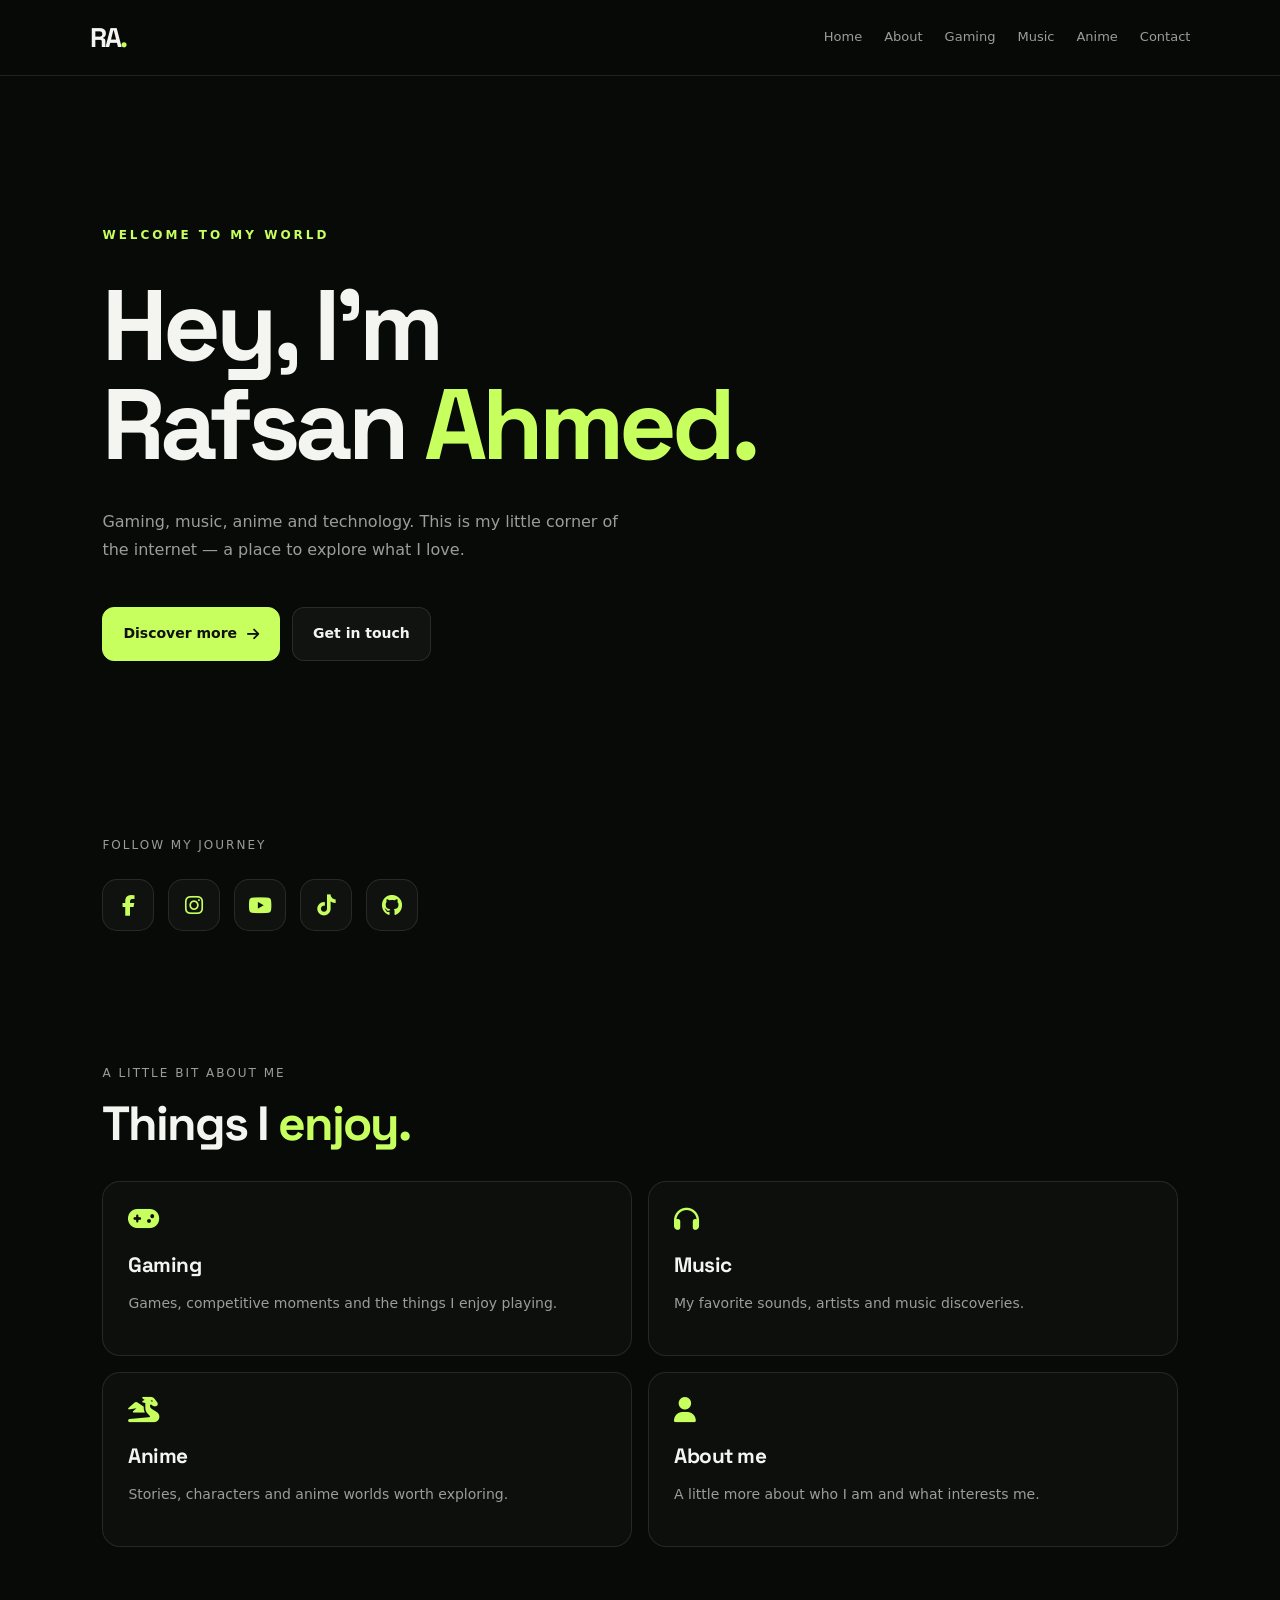
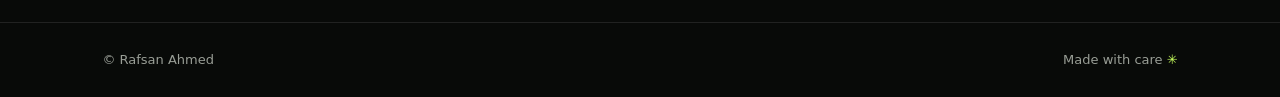
<file: index.html>
<!DOCTYPE html>
<html lang="en">
<head>
<meta charset="UTF-8">
<meta name="viewport" content="width=device-width, initial-scale=1.0">
<meta name="theme-color" content="#080a08">
<meta name="description" content="Welcome to the personal website of Rafsan Ahmed. Explore gaming, music, anime and more.">
<title>Rafsan Ahmed | Personal Website</title>

<link rel="stylesheet" href="style.css">
<link rel="stylesheet" href="https://cdnjs.cloudflare.com/ajax/libs/font-awesome/6.7.2/css/all.min.css">

<style>
:root {
  --bg: #080a08;
  --panel: #111411;
  --accent: #c7ff5e;
  --text: #f4f5f0;
  --muted: #999e96;
  --border: rgba(255,255,255,.10);
}

* {
  box-sizing: border-box;
}

html {
  scroll-behavior: smooth;
}

body {
  margin: 0;
  background: var(--bg);
  color: var(--text);
  font-family: system-ui, -apple-system, sans-serif;
}

a {
  color: inherit;
}

/* Particles canvas: behind content, never blocks taps or scrolling */
#particles {
  position: fixed;
  inset: 0;
  width: 100%;
  height: 100%;
  z-index: 0;
  pointer-events: none;
}

.site-header,
main,
.site-footer {
  position: relative;
  z-index: 1;
}

.site-header {
  min-height: 76px;
  padding: 18px 7%;
  display: flex;
  justify-content: space-between;
  align-items: center;
  gap: 20px;
  border-bottom: 1px solid var(--border);
  background: rgba(8,10,8,.78);
  backdrop-filter: blur(14px);
}

.logo {
  font-size: 27px;
  font-weight: 850;
  text-decoration: none;
  letter-spacing: -2px;
}

.logo span,
.accent {
  color: var(--accent);
}

.nav-links {
  display: flex;
  align-items: center;
  gap: 22px;
  flex-wrap: wrap;
}

.nav-links a {
  text-decoration: none;
  font-size: 13px;
  color: var(--muted);
  transition: color .2s;
}

.nav-links a:hover {
  color: var(--accent);
}

.menu-toggle {
  display: none;
  background: transparent;
  color: var(--text);
  border: 1px solid var(--border);
  border-radius: 10px;
  padding: 8px 12px;
  font-size: 20px;
}

.hero {
  min-height: 78vh;
  padding: 100px 8% 80px;
  display: flex;
  flex-direction: column;
  justify-content: center;
  align-items: flex-start;
}

.eyebrow {
  color: var(--accent);
  font-size: 12px;
  font-weight: 750;
  letter-spacing: 3px;
  text-transform: uppercase;
}

.hero h1 {
  max-width: 850px;
  margin: 18px 0;
  font-size: clamp(48px, 9vw, 100px);
  line-height: .99;
  letter-spacing: -5px;
  font-weight: 850;
}

.hero h1 span {
  color: var(--accent);
}

.hero-description {
  max-width: 540px;
  line-height: 1.8;
  color: var(--muted);
  font-size: 16px;
}

.hero-actions {
  display: flex;
  flex-wrap: wrap;
  gap: 12px;
  margin-top: 26px;
}

.button {
  display: inline-flex;
  align-items: center;
  gap: 10px;
  padding: 14px 20px;
  border-radius: 12px;
  text-decoration: none;
  font-weight: 700;
  font-size: 14px;
  border: 1px solid var(--border);
  transition: transform .2s, background .2s;
}

.button:hover {
  transform: translateY(-3px);
}

.button-primary {
  background: var(--accent);
  color: #111;
  border-color: var(--accent);
}

.button-secondary {
  background: rgba(255,255,255,.04);
}

.social-section,
.explore-section {
  padding: 45px 8% 75px;
}

.section-label {
  color: var(--muted);
  font-size: 12px;
  letter-spacing: 2px;
  text-transform: uppercase;
}

.social-links {
  display: flex;
  flex-wrap: wrap;
  gap: 14px;
  margin-top: 24px;
}

.social-links a {
  width: 52px;
  height: 52px;
  display: flex;
  justify-content: center;
  align-items: center;
  font-size: 21px;
  text-decoration: none;
  color: var(--accent);
  border: 1px solid var(--border);
  border-radius: 15px;
  background: rgba(255,255,255,.035);
  transition: .25s ease;
}

.social-links a:hover {
  color: #080a08;
  background: var(--accent);
  border-color: var(--accent);
  transform: translateY(-5px);
}

.explore-section h2 {
  font-size: clamp(30px, 5vw, 48px);
  letter-spacing: -2px;
  margin: 12px 0 30px;
}

.cards {
  display: grid;
  grid-template-columns: repeat(2, minmax(0, 1fr));
  gap: 16px;
}

.card {
  display: block;
  padding: 25px;
  border: 1px solid var(--border);
  border-radius: 18px;
  background: rgba(255,255,255,.025);
  text-decoration: none;
  transition: .25s ease;
}

.card:hover {
  transform: translateY(-5px);
  border-color: rgba(199,255,94,.5);
  background: rgba(199,255,94,.045);
}

.card i {
  font-size: 25px;
  color: var(--accent);
}

.card h3 {
  margin: 18px 0 8px;
}

.card p {
  color: var(--muted);
  font-size: 14px;
  line-height: 1.7;
}

.site-footer {
  padding: 26px 8%;
  border-top: 1px solid var(--border);
  color: var(--muted);
  font-size: 13px;
  display: flex;
  flex-wrap: wrap;
  justify-content: space-between;
  gap: 12px;
}

.reveal {
  animation: appear .9s ease both;
}

@keyframes appear {
  from {
    opacity: 0;
    transform: translateY(18px);
  }
  to {
    opacity: 1;
    transform: translateY(0);
  }
}

@media (max-width: 720px) {
  .site-header {
    padding: 16px 6%;
    flex-wrap: wrap;
  }

  .menu-toggle {
    display: block;
  }

  .nav-links {
    display: none;
    flex-basis: 100%;
    flex-direction: column;
    align-items: flex-start;
    gap: 0;
  }

  .nav-links.open {
    display: flex;
  }

  .nav-links a {
    width: 100%;
    padding: 12px 0;
  }

  .hero {
    min-height: 70vh;
    padding: 75px 7% 55px;
  }

  .hero h1 {
    letter-spacing: -3px;
  }

  .social-section,
  .explore-section {
    padding: 35px 7% 55px;
  }

  .cards {
    grid-template-columns: 1fr;
  }

  .site-footer {
    padding: 24px 7%;
  }
}

@media (prefers-reduced-motion: reduce) {
  *, *::before, *::after {
    animation-duration: .01ms !important;
    transition-duration: .01ms !important;
    scroll-behavior: auto !important;
  }
}
</style>
</head>

<body>

<canvas id="particles" aria-hidden="true"></canvas>

<header class="site-header">
  <a class="logo" href="index.html">RA<span>.</span></a>

  <button class="menu-toggle" aria-label="Toggle navigation" aria-expanded="false">
    <i class="fa-solid fa-bars"></i>
  </button>

  <nav class="nav-links" id="navigation">
    <a href="index.html">Home</a>
    <a href="about.html">About</a>
    <a href="gaming.html">Gaming</a>
    <a href="music.html">Music</a>
    <a href="anime.html">Anime</a>
    <a href="contact.html">Contact</a>
  </nav>
</header>

<main>

  <section class="hero">
    <p class="eyebrow reveal">WELCOME TO MY WORLD</p>

    <h1 class="reveal">
      Hey, I'm<br>
      Rafsan <span>Ahmed.</span>
    </h1>

    <p class="hero-description reveal">
      Gaming, music, anime and technology.
      This is my little corner of the internet —
      a place to explore what I love.
    </p>

    <div class="hero-actions reveal">
      <a href="about.html" class="button button-primary">
        Discover more <i class="fa-solid fa-arrow-right"></i>
      </a>

      <a href="contact.html" class="button button-secondary">
        Get in touch
      </a>
    </div>
  </section>

  <section class="social-section">
    <p class="section-label">FOLLOW MY JOURNEY</p>

    <div class="social-links">
      <a href="https://www.facebook.com/share/1E9SKPKdgo/"
         target="_blank" rel="noopener noreferrer"
         aria-label="Facebook" title="Facebook">
        <i class="fa-brands fa-facebook-f"></i>
      </a>

      <a href="https://www.instagram.com/rafsan_ahmed.17"
         target="_blank" rel="noopener noreferrer"
         aria-label="Instagram" title="Instagram">
        <i class="fa-brands fa-instagram"></i>
      </a>

      <a href="https://www.youtube.com/@rafsan_ahmed-g6v"
         target="_blank" rel="noopener noreferrer"
         aria-label="YouTube" title="YouTube">
        <i class="fa-brands fa-youtube"></i>
      </a>

      <a href="https://www.tiktok.com/@rafsan_ahmedxd"
         target="_blank" rel="noopener noreferrer"
         aria-label="TikTok" title="TikTok">
        <i class="fa-brands fa-tiktok"></i>
      </a>

      <a href="https://github.com/rifattempmail-wq"
         target="_blank" rel="noopener noreferrer"
         aria-label="GitHub" title="GitHub">
        <i class="fa-brands fa-github"></i>
      </a>
    </div>
  </section>

  <section class="explore-section">
    <p class="section-label">A LITTLE BIT ABOUT ME</p>
    <h2>Things I <span class="accent">enjoy.</span></h2>

    <div class="cards">
      <a class="card" href="gaming.html">
        <i class="fa-solid fa-gamepad"></i>
        <h3>Gaming</h3>
        <p>Games, competitive moments and the things I enjoy playing.</p>
      </a>

      <a class="card" href="music.html">
        <i class="fa-solid fa-headphones"></i>
        <h3>Music</h3>
        <p>My favorite sounds, artists and music discoveries.</p>
      </a>

      <a class="card" href="anime.html">
        <i class="fa-solid fa-dragon"></i>
        <h3>Anime</h3>
        <p>Stories, characters and anime worlds worth exploring.</p>
      </a>

      <a class="card" href="about.html">
        <i class="fa-solid fa-user"></i>
        <h3>About me</h3>
        <p>A little more about who I am and what interests me.</p>
      </a>
    </div>
  </section>

</main>

<footer class="site-footer">
  <span>© <span id="year"></span> Rafsan Ahmed</span>
  <span>Made with care <span class="accent">✳</span></span>
</footer>

<script src="script.js"></script>

<script>
// Mobile navigation
const menuButton = document.querySelector('.menu-toggle');
const navigation = document.querySelector('.nav-links');

menuButton.addEventListener('click', () => {
  const isOpen = navigation.classList.toggle('open');
  menuButton.setAttribute('aria-expanded', String(isOpen));
  menuButton.innerHTML = isOpen
    ? '<i class="fa-solid fa-xmark"></i>'
    : '<i class="fa-solid fa-bars"></i>';
});

// Current year
document.getElementById('year').textContent = new Date().getFullYear();

// Animated particles
(() => {
  const canvas = document.getElementById('particles');
  if (!canvas) return;
  const ctx = canvas.getContext('2d');
  if (!ctx) return;

  const motionQuery = window.matchMedia('(prefers-reduced-motion: reduce)');
  const COLOR = '199,255,94';
  const LINK_DISTANCE = 120;
  const FRAME_MS = 1000 / 30; // ~30fps to save battery

  let width = 0;
  let height = 0;
  let particles = [];
  let rafId = null;
  let lastTime = 0;
  let resizeTimer = null;

  function createParticles() {
    const count = Math.min(70, Math.max(30, Math.floor((width * height) / 16000)));
    particles = Array.from({ length: count }, () => ({
      x: Math.random() * width,
      y: Math.random() * height,
      r: Math.random() * 1.5 + 1.2,
      vx: (Math.random() - 0.5) * 0.5,
      vy: (Math.random() - 0.5) * 0.5,
      a: Math.random() * 0.4 + 0.5
    }));
  }

  function resize() {
    const dpr = Math.min(window.devicePixelRatio || 1, 2);
    const newWidth = window.innerWidth;
    const widthChanged = newWidth !== width;
    width = newWidth;
    height = window.innerHeight;
    canvas.width = Math.round(width * dpr);
    canvas.height = Math.round(height * dpr);
    ctx.setTransform(dpr, 0, 0, dpr, 0, 0);
    // Only rebuild particles when width changes (mobile address bar won't reset them)
    if (widthChanged || particles.length === 0) createParticles();
  }

  function render(move) {
    ctx.clearRect(0, 0, width, height);

    for (let i = 0; i < particles.length; i++) {
      const p = particles[i];

      if (move) {
        p.x += p.vx;
        p.y += p.vy;
        if (p.x < 0) { p.x = 0; p.vx = Math.abs(p.vx); }
        if (p.x > width) { p.x = width; p.vx = -Math.abs(p.vx); }
        if (p.y < 0) { p.y = 0; p.vy = Math.abs(p.vy); }
        if (p.y > height) { p.y = height; p.vy = -Math.abs(p.vy); }
      }

      // Soft glow
      ctx.beginPath();
      ctx.arc(p.x, p.y, p.r * 4, 0, Math.PI * 2);
      ctx.fillStyle = 'rgba(' + COLOR + ',' + (p.a * 0.12) + ')';
      ctx.fill();

      // Core dot
      ctx.beginPath();
      ctx.arc(p.x, p.y, p.r, 0, Math.PI * 2);
      ctx.fillStyle = 'rgba(' + COLOR + ',' + p.a + ')';
      ctx.fill();

      // Connecting lines
      for (let j = i + 1; j < particles.length; j++) {
        const q = particles[j];
        const dx = p.x - q.x;
        const dy = p.y - q.y;
        const distSq = dx * dx + dy * dy;
        if (distSq < LINK_DISTANCE * LINK_DISTANCE) {
          const dist = Math.sqrt(distSq);
          ctx.beginPath();
          ctx.moveTo(p.x, p.y);
          ctx.lineTo(q.x, q.y);
          ctx.strokeStyle = 'rgba(' + COLOR + ',' + (0.3 * (1 - dist / LINK_DISTANCE)) + ')';
          ctx.lineWidth = 0.8;
          ctx.stroke();
        }
      }
    }
  }

  function loop(t) {
    rafId = requestAnimationFrame(loop);
    if (t - lastTime < FRAME_MS) return;
    lastTime = t;
    render(true);
  }

  function start() {
    if (rafId === null && !motionQuery.matches && !document.hidden) {
      rafId = requestAnimationFrame(loop);
    }
  }

  function stop() {
    if (rafId !== null) {
      cancelAnimationFrame(rafId);
      rafId = null;
    }
  }

  window.addEventListener('resize', () => {
    clearTimeout(resizeTimer);
    resizeTimer = setTimeout(() => {
      resize();
      render(false);
    }, 150);
  });

  // Pause when the tab is hidden, resume when visible
  document.addEventListener('visibilitychange', () => {
    if (document.hidden) stop();
    else start();
  });

  resize();
  render(false);
  start();
})();
</script>

</body>
</html>
</file>
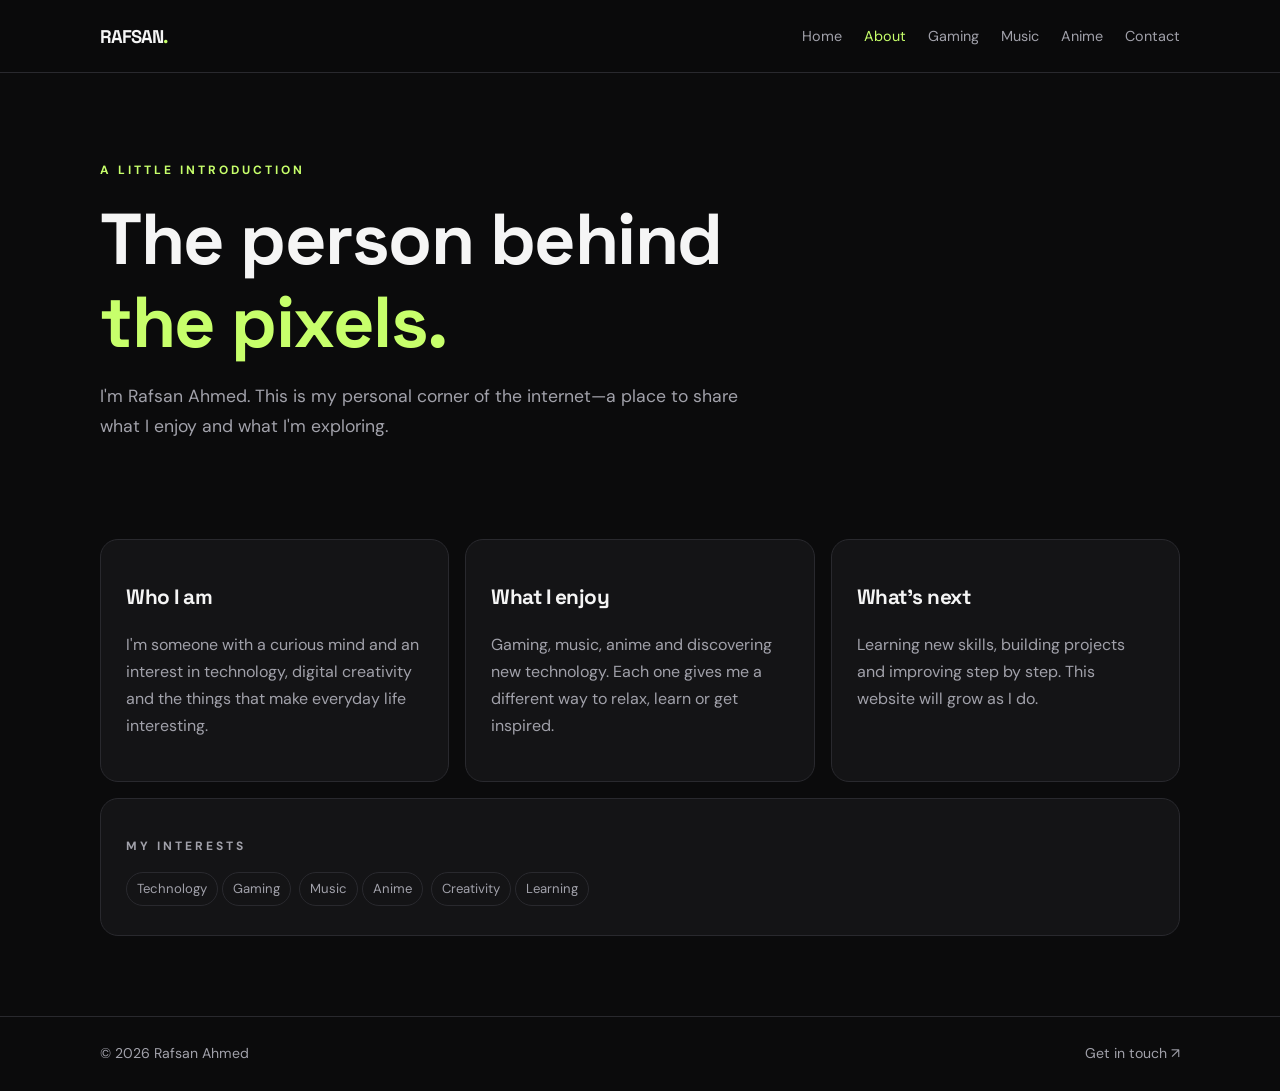
<file: about.html>
<!DOCTYPE html>
<html lang="en">
<head>
  <meta charset="UTF-8">
  <meta name="viewport" content="width=device-width, initial-scale=1">
  <meta name="theme-color" content="#0b0b0c">
  <meta name="description" content="Get to know Rafsan Ahmed and his interests.">
  <title>About | Rafsan Ahmed</title>
  <link rel="stylesheet" href="style.css">
  <script src="script.js" defer></script>
</head>
<body>
<header>
  <nav class="container nav" aria-label="Main navigation">
    <a class="logo" href="index.html">RAFSAN<span>.</span></a>
    <button class="menu-toggle" aria-expanded="false" aria-label="Toggle navigation">Menu ☰</button>
    <div class="nav-links">
      <a href="index.html">Home</a><a class="active" href="about.html">About</a>
      <a href="gaming.html">Gaming</a><a href="music.html">Music</a>
      <a href="anime.html">Anime</a><a href="contact.html">Contact</a>
    </div>
  </nav>
</header>
<main>
  <section class="container page-hero">
    <p class="eyebrow reveal">A little introduction</p>
    <h1 class="reveal">The person behind<br><span class="highlight">the pixels.</span></h1>
    <p class="lead reveal">I'm Rafsan Ahmed. This is my personal corner of the internet—a place to share what I enjoy and what I'm exploring.</p>
  </section>
  <section class="container section">
    <div class="grid">
      <article class="card reveal">
        <h3>Who I am</h3>
        <p>I'm someone with a curious mind and an interest in technology, digital creativity and the things that make everyday life interesting.</p>
      </article>
      <article class="card reveal">
        <h3>What I enjoy</h3>
        <p>Gaming, music, anime and discovering new technology. Each one gives me a different way to relax, learn or get inspired.</p>
      </article>
      <article class="card reveal">
        <h3>What's next</h3>
        <p>Learning new skills, building projects and improving step by step. This website will grow as I do.</p>
      </article>
    </div>
    <div class="card reveal" style="margin-top:16px">
      <p class="eyebrow">My interests</p>
      <span class="pill">Technology</span><span class="pill">Gaming</span>
      <span class="pill">Music</span><span class="pill">Anime</span>
      <span class="pill">Creativity</span><span class="pill">Learning</span>
    </div>
  </section>
</main>
<footer><div class="container footer-inner"><span>© <span data-year></span> Rafsan Ahmed</span><a href="contact.html">Get in touch ↗</a></div></footer>
</body>
</html>
</file>
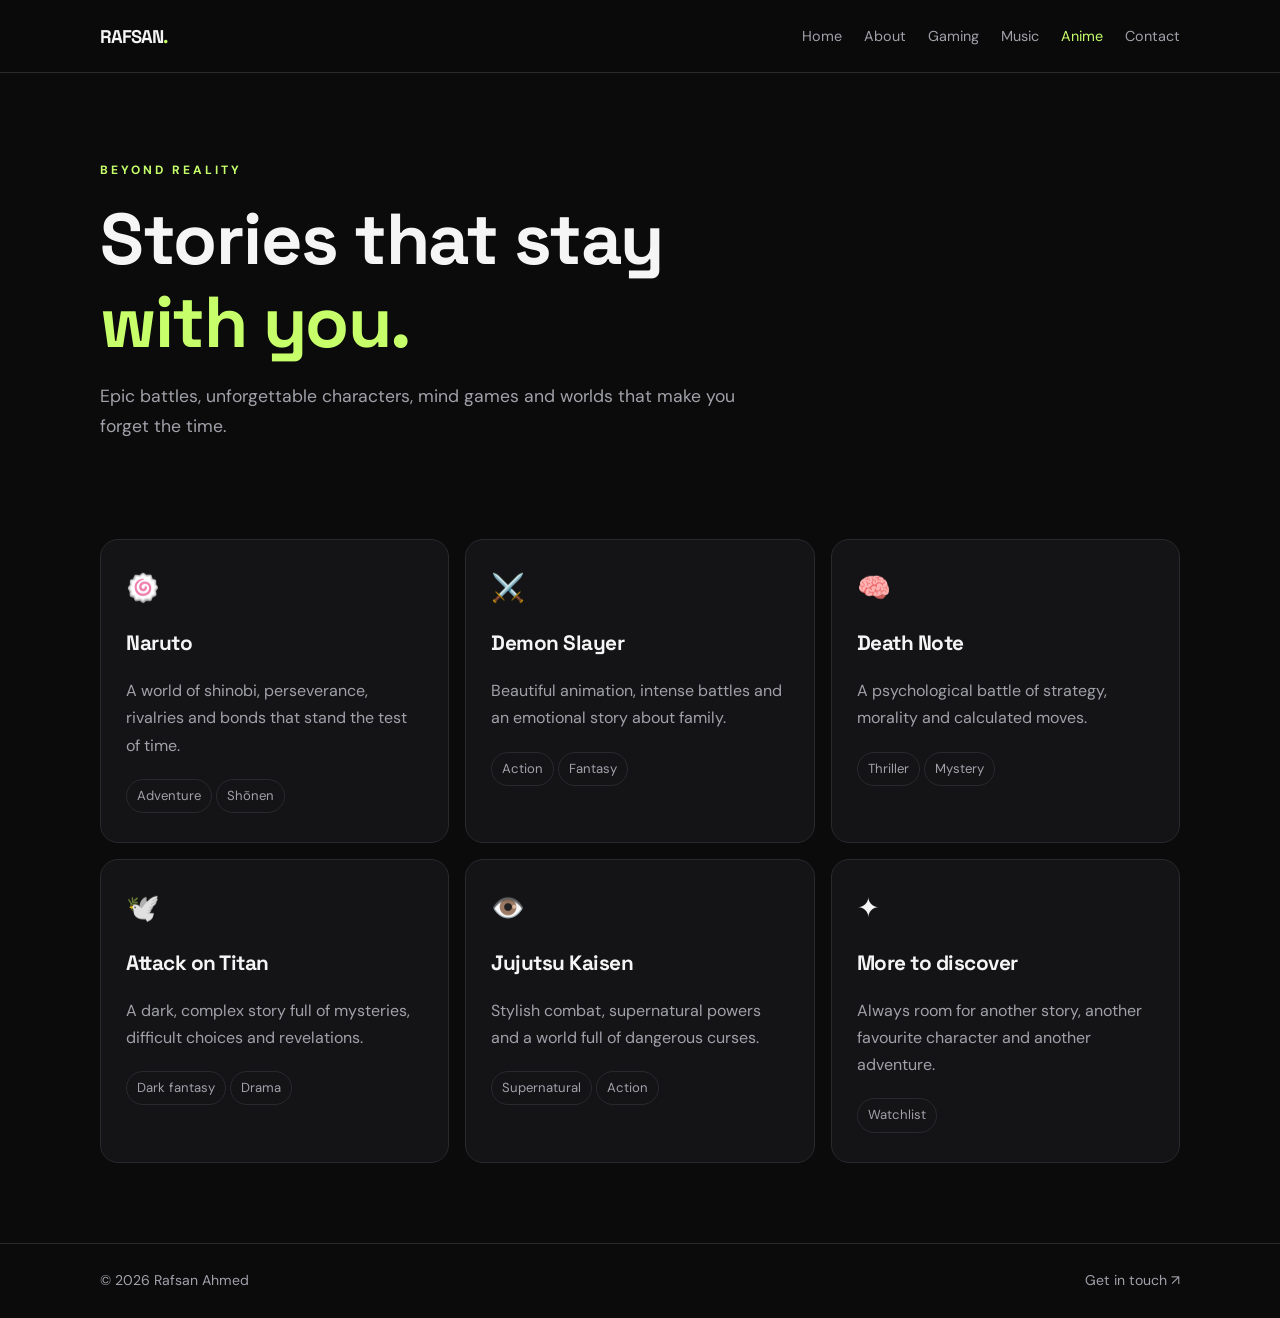
<file: anime.html>
<!DOCTYPE html>
<html lang="en">
<head>
  <meta charset="UTF-8">
  <meta name="viewport" content="width=device-width, initial-scale=1">
  <meta name="theme-color" content="#0b0b0c">
  <meta name="description" content="Anime interests and favourite fictional worlds of Rafsan Ahmed.">
  <title>Anime | Rafsan Ahmed</title>
  <link rel="stylesheet" href="style.css">
  <script src="script.js" defer></script>
</head>
<body>
<header>
  <nav class="container nav" aria-label="Main navigation">
    <a class="logo" href="index.html">RAFSAN<span>.</span></a>
    <button class="menu-toggle" aria-expanded="false" aria-label="Toggle navigation">Menu ☰</button>
    <div class="nav-links">
      <a href="index.html">Home</a><a href="about.html">About</a>
      <a href="gaming.html">Gaming</a><a href="music.html">Music</a>
      <a class="active" href="anime.html">Anime</a><a href="contact.html">Contact</a>
    </div>
  </nav>
</header>
<main>
  <section class="container page-hero">
    <p class="eyebrow reveal">Beyond reality</p>
    <h1 class="reveal">Stories that stay<br><span class="highlight">with you.</span></h1>
    <p class="lead reveal">Epic battles, unforgettable characters, mind games and worlds that make you forget the time.</p>
  </section>
  <section class="container section">
    <div class="grid">
      <article class="card reveal">
        <div class="card-icon">🍥</div>
        <h3>Naruto</h3>
        <p>A world of shinobi, perseverance, rivalries and bonds that stand the test of time.</p>
        <span class="pill">Adventure</span><span class="pill">Shōnen</span>
      </article>
      <article class="card reveal">
        <div class="card-icon">⚔️</div>
        <h3>Demon Slayer</h3>
        <p>Beautiful animation, intense battles and an emotional story about family.</p>
        <span class="pill">Action</span><span class="pill">Fantasy</span>
      </article>
      <article class="card reveal">
        <div class="card-icon">🧠</div>
        <h3>Death Note</h3>
        <p>A psychological battle of strategy, morality and calculated moves.</p>
        <span class="pill">Thriller</span><span class="pill">Mystery</span>
      </article>
      <article class="card reveal">
        <div class="card-icon">🕊️</div>
        <h3>Attack on Titan</h3>
        <p>A dark, complex story full of mysteries, difficult choices and revelations.</p>
        <span class="pill">Dark fantasy</span><span class="pill">Drama</span>
      </article>
      <article class="card reveal">
        <div class="card-icon">👁️</div>
        <h3>Jujutsu Kaisen</h3>
        <p>Stylish combat, supernatural powers and a world full of dangerous curses.</p>
        <span class="pill">Supernatural</span><span class="pill">Action</span>
      </article>
      <article class="card reveal">
        <div class="card-icon">✦</div>
        <h3>More to discover</h3>
        <p>Always room for another story, another favourite character and another adventure.</p>
        <span class="pill">Watchlist</span>
      </article>
    </div>
  </section>
</main>
<footer><div class="container footer-inner"><span>© <span data-year></span> Rafsan Ahmed</span><a href="contact.html">Get in touch ↗</a></div></footer>
</body>
</html>
</file>
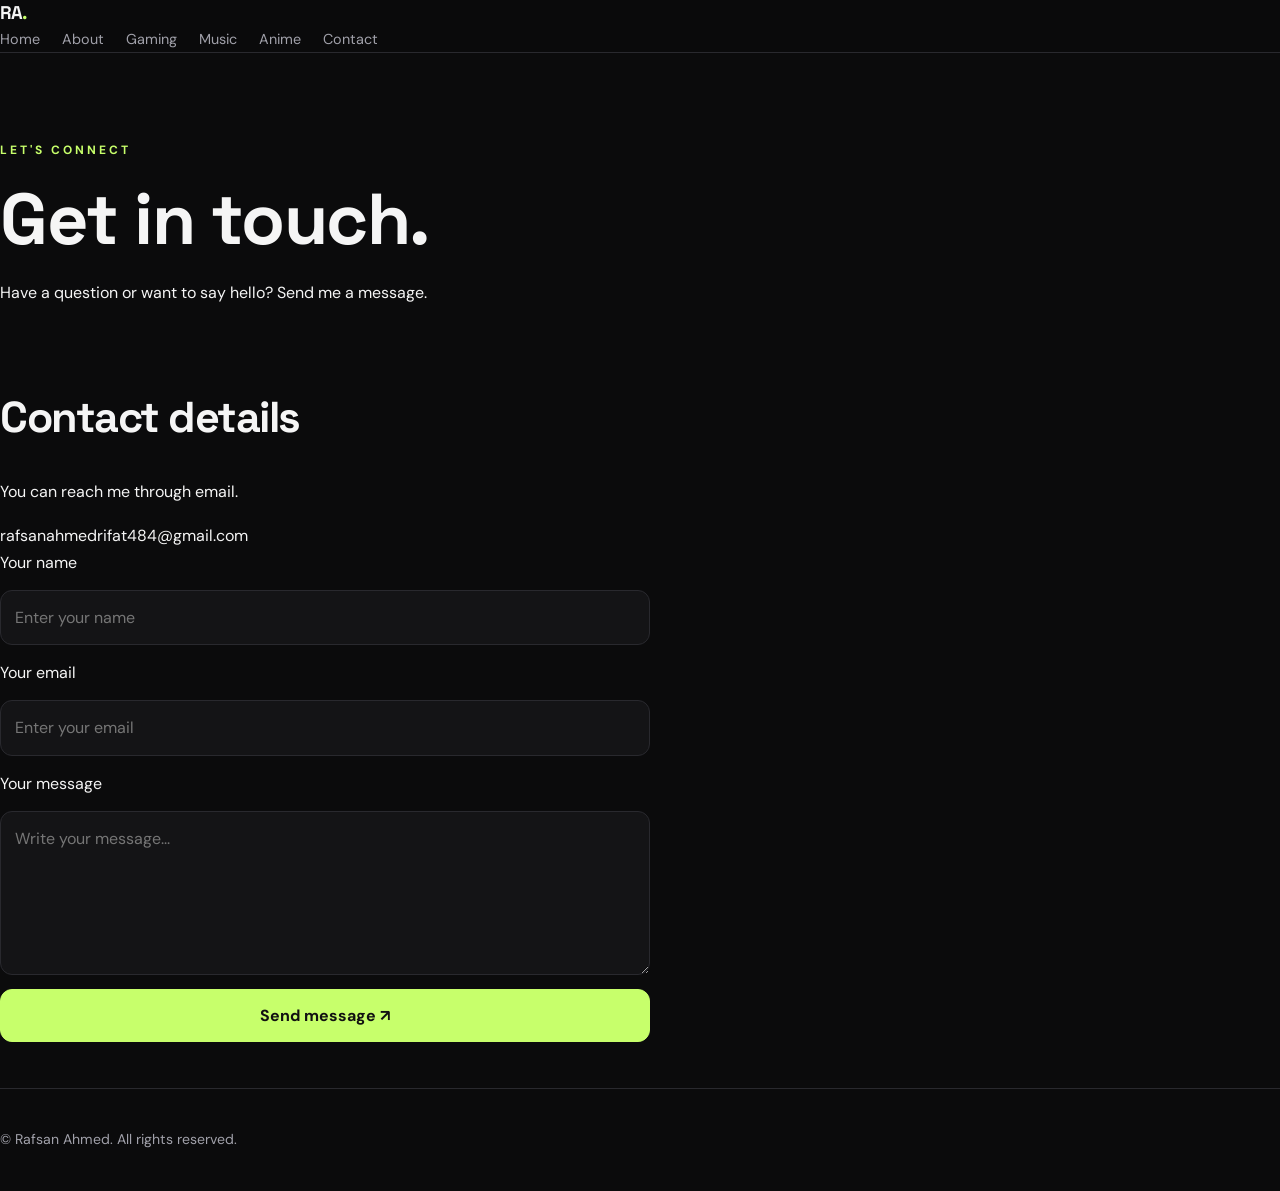
<file: contact.html>
<!DOCTYPE html>
<html lang="en">
<head>
  <meta charset="UTF-8">
  <meta name="viewport" content="width=device-width, initial-scale=1.0">
  <meta name="theme-color" content="#0b0b0b">
  <title>Contact | Rafsan Ahmed</title>
  <link rel="stylesheet" href="style.css">
</head>
<body>

  <header class="site-header">
    <a class="logo" href="index.html">RA<span>.</span></a>
    <nav class="nav-links">
      <a href="index.html">Home</a>
      <a href="about.html">About</a>
      <a href="gaming.html">Gaming</a>
      <a href="music.html">Music</a>
      <a href="anime.html">Anime</a>
      <a href="contact.html" aria-current="page">Contact</a>
    </nav>
    <button class="menu-toggle" aria-label="Toggle navigation">☰</button>
  </header>

  <main class="page-container">
    <section class="page-hero">
      <p class="eyebrow">LET'S CONNECT</p>
      <h1>Get in <span>touch.</span></h1>
      <p>Have a question or want to say hello? Send me a message.</p>
    </section>

    <section class="contact-section">
      <div class="contact-info">
        <h2>Contact details</h2>
        <p>You can reach me through email.</p>
        <a href="mailto:rafsanahmedrifat484@gmail.com">
          rafsanahmedrifat484@gmail.com
        </a>
      </div>

      <form id="contact-form" class="contact-form">
        <label for="name">Your name</label>
        <input
          id="name"
          name="name"
          type="text"
          placeholder="Enter your name"
          required
        >

        <label for="email">Your email</label>
        <input
          id="email"
          name="email"
          type="email"
          placeholder="Enter your email"
          required
        >

        <label for="message">Your message</label>
        <textarea
          id="message"
          name="message"
          rows="5"
          placeholder="Write your message..."
          required
        ></textarea>

        <button type="submit" class="btn btn-primary">
          Send message ↗
        </button>

        <p id="form-status" role="status"></p>
      </form>
    </section>
  </main>

  <footer class="site-footer">
    <p>© <span id="year"></span> Rafsan Ahmed. All rights reserved.</p>
  </footer>

  <script src="script.js"></script>
  <script>
    const form = document.getElementById('contact-form');

    form.addEventListener('submit', function (event) {
      event.preventDefault();

      const name = document.getElementById('name').value.trim();
      const email = document.getElementById('email').value.trim();
      const message = document.getElementById('message').value.trim();

      const subject = encodeURIComponent('Website message from ' + name);
      const body = encodeURIComponent(
        'Name: ' + name +
        '\nEmail: ' + email +
        '\n\nMessage:\n' + message
      );

      document.getElementById('form-status').textContent =
        'Opening your email app...';

      window.location.href =
        'mailto:rafsanahmedrifat484@gmail.com?subject=' +
        subject + '&body=' + body;
    });
  </script>

</body>
</html>
</file>
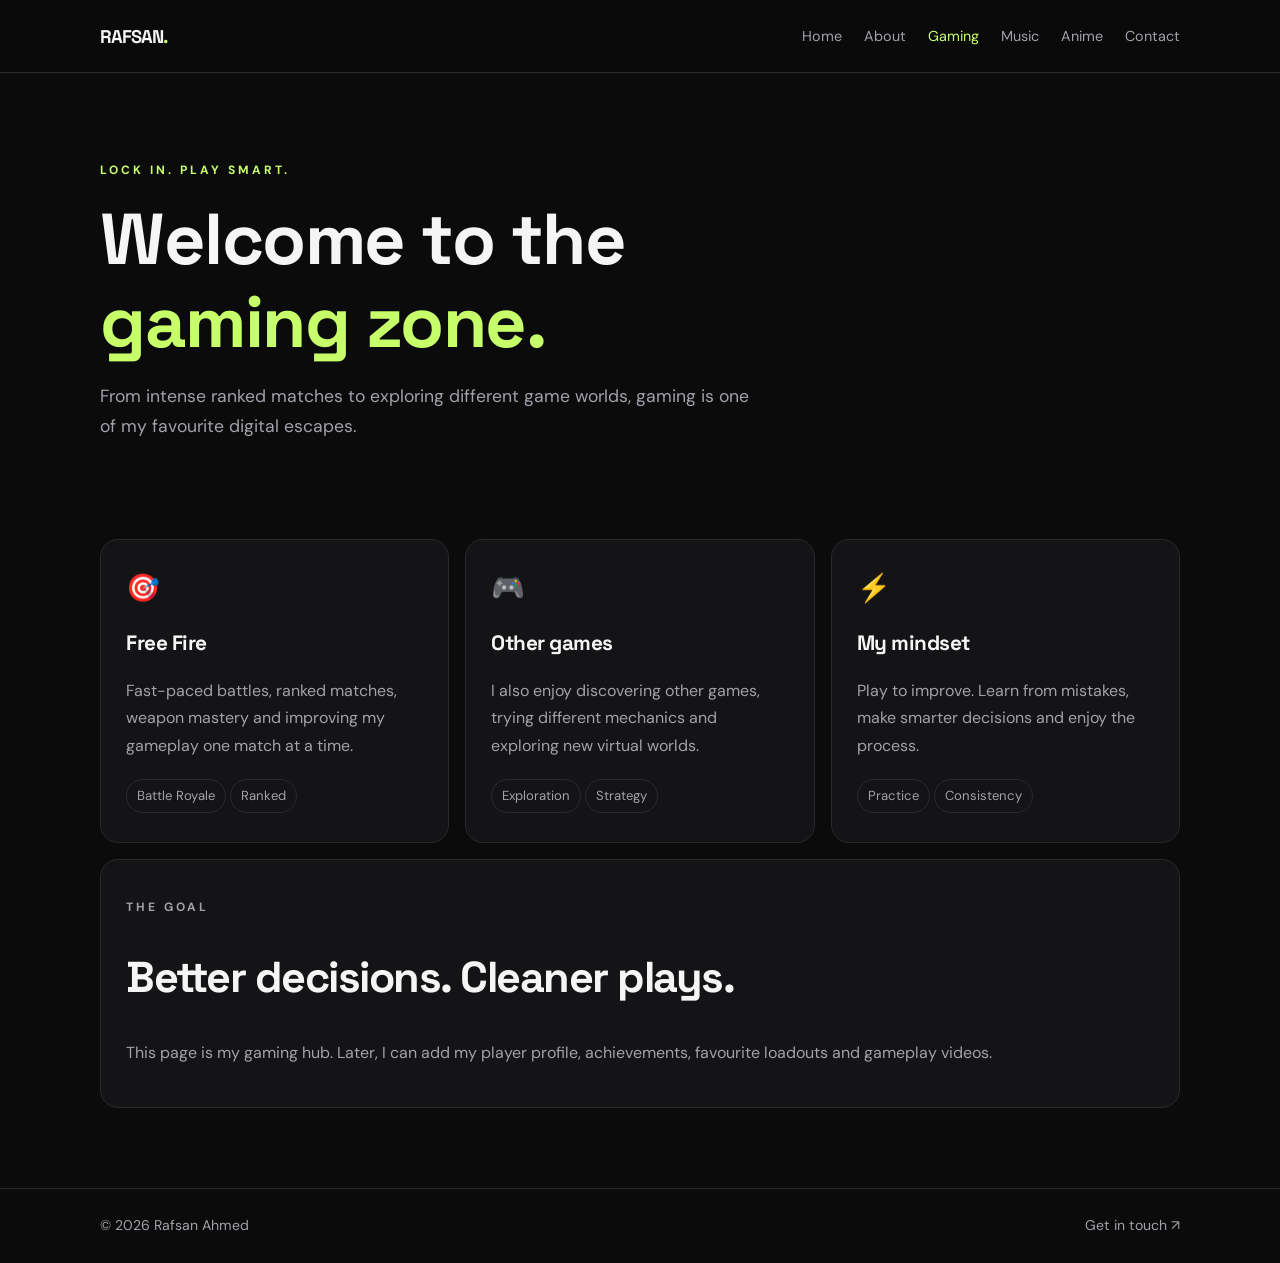
<file: gaming.html>
<!DOCTYPE html>
<html lang="en">
<head>
  <meta charset="UTF-8">
  <meta name="viewport" content="width=device-width, initial-scale=1">
  <meta name="theme-color" content="#0b0b0c">
  <meta name="description" content="Gaming interests and favourite games of Rafsan Ahmed.">
  <title>Gaming | Rafsan Ahmed</title>
  <link rel="stylesheet" href="style.css">
  <script src="script.js" defer></script>
</head>
<body>
<header>
  <nav class="container nav" aria-label="Main navigation">
    <a class="logo" href="index.html">RAFSAN<span>.</span></a>
    <button class="menu-toggle" aria-expanded="false" aria-label="Toggle navigation">Menu ☰</button>
    <div class="nav-links">
      <a href="index.html">Home</a><a href="about.html">About</a>
      <a class="active" href="gaming.html">Gaming</a><a href="music.html">Music</a>
      <a href="anime.html">Anime</a><a href="contact.html">Contact</a>
    </div>
  </nav>
</header>
<main>
  <section class="container page-hero">
    <p class="eyebrow reveal">Lock in. Play smart.</p>
    <h1 class="reveal">Welcome to the<br><span class="highlight">gaming zone.</span></h1>
    <p class="lead reveal">From intense ranked matches to exploring different game worlds, gaming is one of my favourite digital escapes.</p>
  </section>
  <section class="container section">
    <div class="grid">
      <article class="card reveal">
        <div class="card-icon">🎯</div>
        <h3>Free Fire</h3>
        <p>Fast-paced battles, ranked matches, weapon mastery and improving my gameplay one match at a time.</p>
        <span class="pill">Battle Royale</span><span class="pill">Ranked</span>
      </article>
      <article class="card reveal">
        <div class="card-icon">🎮</div>
        <h3>Other games</h3>
        <p>I also enjoy discovering other games, trying different mechanics and exploring new virtual worlds.</p>
        <span class="pill">Exploration</span><span class="pill">Strategy</span>
      </article>
      <article class="card reveal">
        <div class="card-icon">⚡</div>
        <h3>My mindset</h3>
        <p>Play to improve. Learn from mistakes, make smarter decisions and enjoy the process.</p>
        <span class="pill">Practice</span><span class="pill">Consistency</span>
      </article>
    </div>
    <div class="card reveal" style="margin-top:16px">
      <p class="eyebrow">The goal</p>
      <h2>Better decisions. Cleaner plays.</h2>
      <p class="muted">This page is my gaming hub. Later, I can add my player profile, achievements, favourite loadouts and gameplay videos.</p>
    </div>
  </section>
</main>
<footer><div class="container footer-inner"><span>© <span data-year></span> Rafsan Ahmed</span><a href="contact.html">Get in touch ↗</a></div></footer>
</body>
</html>
</file>
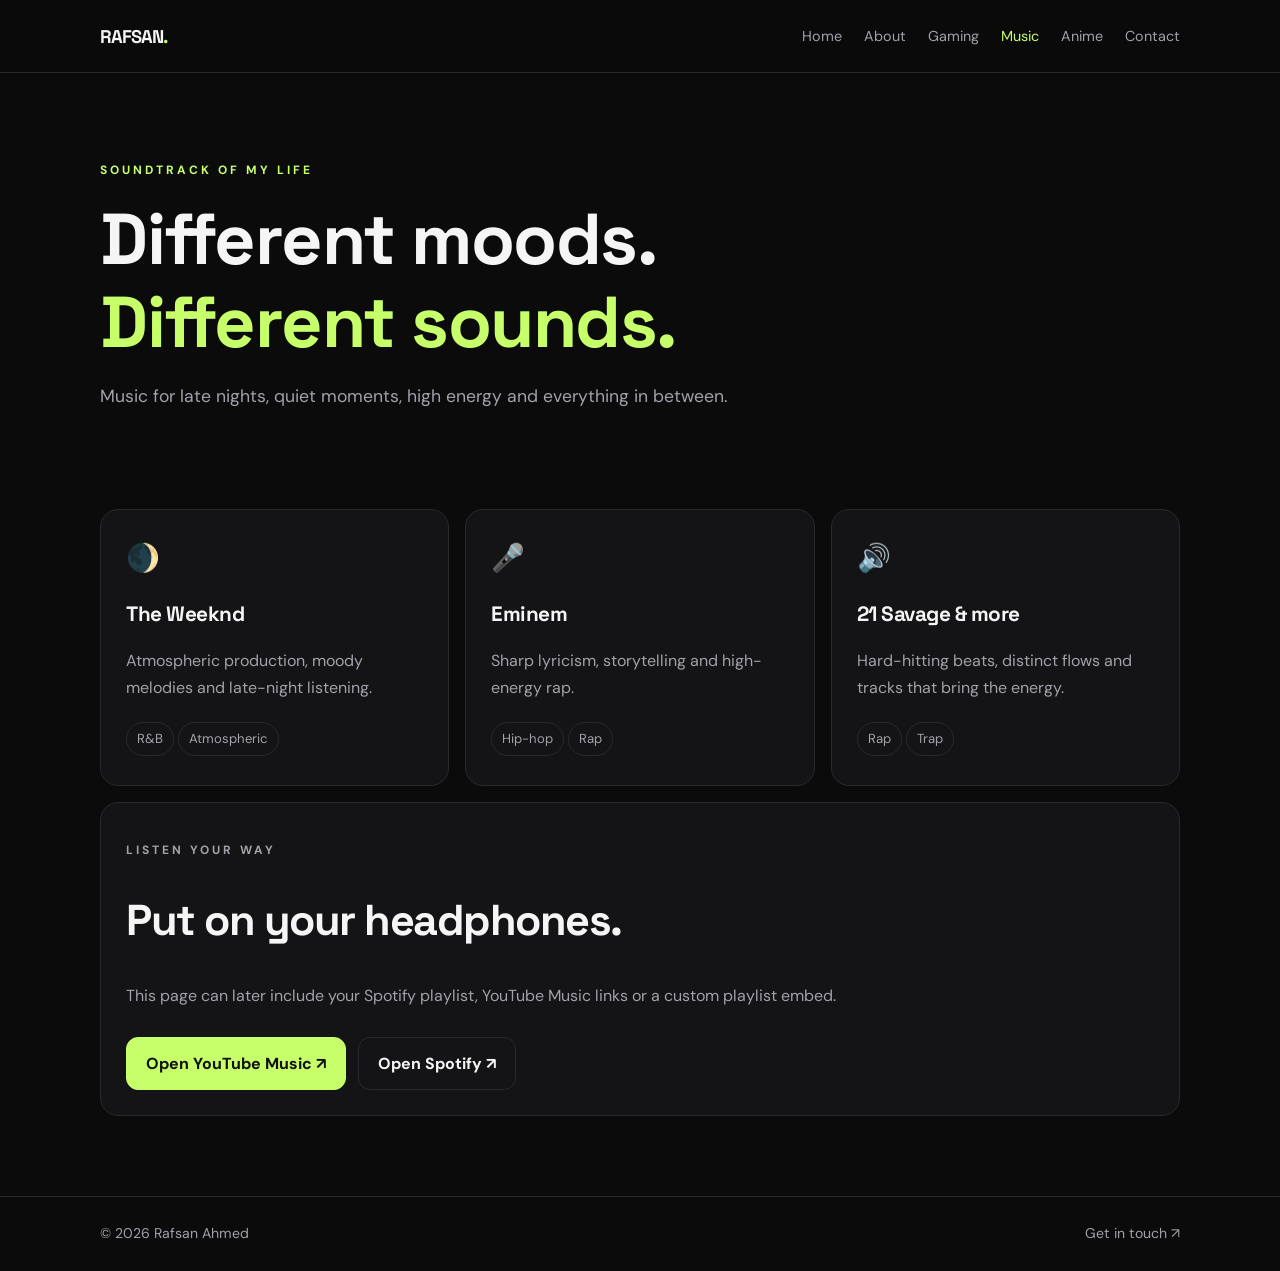
<file: music.html>
<!DOCTYPE html>
<html lang="en">
<head>
  <meta charset="UTF-8">
  <meta name="viewport" content="width=device-width, initial-scale=1">
  <meta name="theme-color" content="#0b0b0c">
  <meta name="description" content="Music tastes and favourite sounds of Rafsan Ahmed.">
  <title>Music | Rafsan Ahmed</title>
  <link rel="stylesheet" href="style.css">
  <script src="script.js" defer></script>
</head>
<body>
<header>
  <nav class="container nav" aria-label="Main navigation">
    <a class="logo" href="index.html">RAFSAN<span>.</span></a>
    <button class="menu-toggle" aria-expanded="false" aria-label="Toggle navigation">Menu ☰</button>
    <div class="nav-links">
      <a href="index.html">Home</a><a href="about.html">About</a>
      <a href="gaming.html">Gaming</a><a class="active" href="music.html">Music</a>
      <a href="anime.html">Anime</a><a href="contact.html">Contact</a>
    </div>
  </nav>
</header>
<main>
  <section class="container page-hero">
    <p class="eyebrow reveal">Soundtrack of my life</p>
    <h1 class="reveal">Different moods.<br><span class="highlight">Different sounds.</span></h1>
    <p class="lead reveal">Music for late nights, quiet moments, high energy and everything in between.</p>
  </section>
  <section class="container section">
    <div class="grid">
      <article class="card reveal">
        <div class="card-icon">🌒</div>
        <h3>The Weeknd</h3>
        <p>Atmospheric production, moody melodies and late-night listening.</p>
        <span class="pill">R&B</span><span class="pill">Atmospheric</span>
      </article>
      <article class="card reveal">
        <div class="card-icon">🎤</div>
        <h3>Eminem</h3>
        <p>Sharp lyricism, storytelling and high-energy rap.</p>
        <span class="pill">Hip-hop</span><span class="pill">Rap</span>
      </article>
      <article class="card reveal">
        <div class="card-icon">🔊</div>
        <h3>21 Savage & more</h3>
        <p>Hard-hitting beats, distinct flows and tracks that bring the energy.</p>
        <span class="pill">Rap</span><span class="pill">Trap</span>
      </article>
    </div>
    <div class="card reveal" style="margin-top:16px">
      <p class="eyebrow">Listen your way</p>
      <h2>Put on your headphones.</h2>
      <p class="muted">This page can later include your Spotify playlist, YouTube Music links or a custom playlist embed.</p>
      <div class="actions">
        <a class="btn btn-primary" href="https://music.youtube.com/" target="_blank" rel="noopener noreferrer">Open YouTube Music ↗</a>
        <a class="btn btn-secondary" href="https://open.spotify.com/" target="_blank" rel="noopener noreferrer">Open Spotify ↗</a>
      </div>
    </div>
  </section>
</main>
<footer><div class="container footer-inner"><span>© <span data-year></span> Rafsan Ahmed</span><a href="contact.html">Get in touch ↗</a></div></footer>
</body>
</html>
</file>
<file: style.css>
@import url('https://fonts.googleapis.com/css2?family=DM+Sans:wght@400;500;600;700&family=Space+Grotesk:wght@400;500;600;700&display=swap');

:root {
  --bg: #0b0b0c;
  --surface: #141416;
  --surface-2: #1c1c20;
  --text: #f5f5f5;
  --muted: #a1a1aa;
  --line: #29292e;
  --accent: #c7ff6b;
  --radius: 18px;
}

* { box-sizing: border-box; }
html { scroll-behavior: smooth; scroll-padding-top: 90px; }

body {
  margin: 0;
  background: var(--bg);
  color: var(--text);
  font-family: 'DM Sans', sans-serif;
  line-height: 1.7;
}

a { color: inherit; text-decoration: none; }
button, input, textarea { font: inherit; }
a, button { -webkit-tap-highlight-color: transparent; }

.container { width: min(1080px, 90%); margin: auto; }

header {
  position: sticky;
  top: 0;
  z-index: 10;
  background: rgba(11,11,12,.88);
  backdrop-filter: blur(16px);
  border-bottom: 1px solid var(--line);
}

.nav {
  min-height: 72px;
  display: flex;
  align-items: center;
  justify-content: space-between;
  gap: 20px;
}

.logo {
  font: 700 1.15rem 'Space Grotesk', sans-serif;
  letter-spacing: -1px;
}
.logo span { color: var(--accent); }

.nav-links {
  display: flex;
  align-items: center;
  flex-wrap: wrap;
  gap: 22px;
}

.nav-links a {
  color: var(--muted);
  font-size: .9rem;
  transition: color .2s;
}

.nav-links a:hover,
.nav-links a.active { color: var(--accent); }

.menu-toggle {
  display: none;
  color: var(--text);
  background: var(--surface);
  border: 1px solid var(--line);
  border-radius: 10px;
  padding: 8px 12px;
  cursor: pointer;
}

.hero { padding: 105px 0 85px; }
.eyebrow {
  color: var(--accent);
  text-transform: uppercase;
  letter-spacing: 3px;
  font-size: .75rem;
  font-weight: 700;
}

h1, h2, h3 {
  font-family: 'Space Grotesk', sans-serif;
  line-height: 1.15;
  letter-spacing: -1.5px;
}

h1 { font-size: clamp(2.8rem, 8vw, 5.6rem); margin: 18px 0; }
h2 { font-size: clamp(1.8rem, 4vw, 2.7rem); }
h3 { font-size: 1.3rem; letter-spacing: -.5px; }

.highlight { color: var(--accent); }
.lead { max-width: 650px; color: var(--muted); font-size: 1.1rem; }
.muted { color: var(--muted); }

.actions { display: flex; flex-wrap: wrap; gap: 12px; margin-top: 28px; }

.btn {
  display: inline-flex;
  justify-content: center;
  align-items: center;
  padding: 12px 19px;
  border-radius: 12px;
  border: 1px solid var(--line);
  font-weight: 700;
  transition: transform .2s, background .2s;
}

.btn:hover { transform: translateY(-3px); }
.btn-primary { color: #111; background: var(--accent); border-color: var(--accent); }
.btn-secondary { background: var(--surface); }

.section { padding: 45px 0 80px; }
.section-heading { margin-bottom: 25px; }
.section-heading p { color: var(--muted); }

.grid {
  display: grid;
  grid-template-columns: repeat(3, minmax(0, 1fr));
  gap: 16px;
}

.card {
  padding: 25px;
  background: var(--surface);
  border: 1px solid var(--line);
  border-radius: var(--radius);
  transition: transform .25s, border-color .25s;
}

.card:hover { transform: translateY(-5px); border-color: #55555d; }
.card p { color: var(--muted); }
.card-icon { font-size: 1.7rem; }

.page-hero { padding: 75px 0 35px; }
.page-hero h1 { font-size: clamp(2.7rem, 7vw, 4.5rem); }

.pill {
  display: inline-block;
  padding: 5px 10px;
  margin: 4px 4px 4px 0;
  border: 1px solid var(--line);
  border-radius: 99px;
  color: var(--muted);
  font-size: .82rem;
}

.contact-form { display: grid; gap: 14px; max-width: 650px; }
.contact-form label { display: grid; gap: 7px; }
.contact-form input, .contact-form textarea {
  width: 100%;
  color: var(--text);
  background: var(--surface);
  border: 1px solid var(--line);
  border-radius: 12px;
  padding: 13px 14px;
}
.contact-form textarea { min-height: 140px; resize: vertical; }

footer {
  padding: 25px 0;
  border-top: 1px solid var(--line);
  color: var(--muted);
  font-size: .88rem;
}

.footer-inner {
  display: flex;
  justify-content: space-between;
  flex-wrap: wrap;
  gap: 12px;
}

.reveal { opacity: 0; transform: translateY(18px); transition: opacity .6s, transform .6s; }
.reveal.visible { opacity: 1; transform: translateY(0); }

@media (max-width: 760px) {
  .menu-toggle { display: block; }
  .nav { position: relative; }
  .nav-links {
    display: none;
    position: absolute;
    top: 72px;
    left: 0;
    right: 0;
    padding: 18px;
    background: var(--surface);
    border: 1px solid var(--line);
    border-radius: 0 0 16px 16px;
    flex-direction: column;
    align-items: stretch;
    gap: 0;
  }
  .nav-links.open { display: flex; }
  .nav-links a { padding: 10px 4px; }
  .hero { padding: 75px 0 55px; }
  .grid { grid-template-columns: 1fr; }
  .card { padding: 22px; }
  .section { padding-bottom: 55px; }
}

@media (prefers-reduced-motion: reduce) {
  *, *::before, *::after {
    scroll-behavior: auto !important;
    animation-duration: .01ms !important;
    transition-duration: .01ms !important;
  }
  .reveal { opacity: 1; transform: none; }
}
</file>
